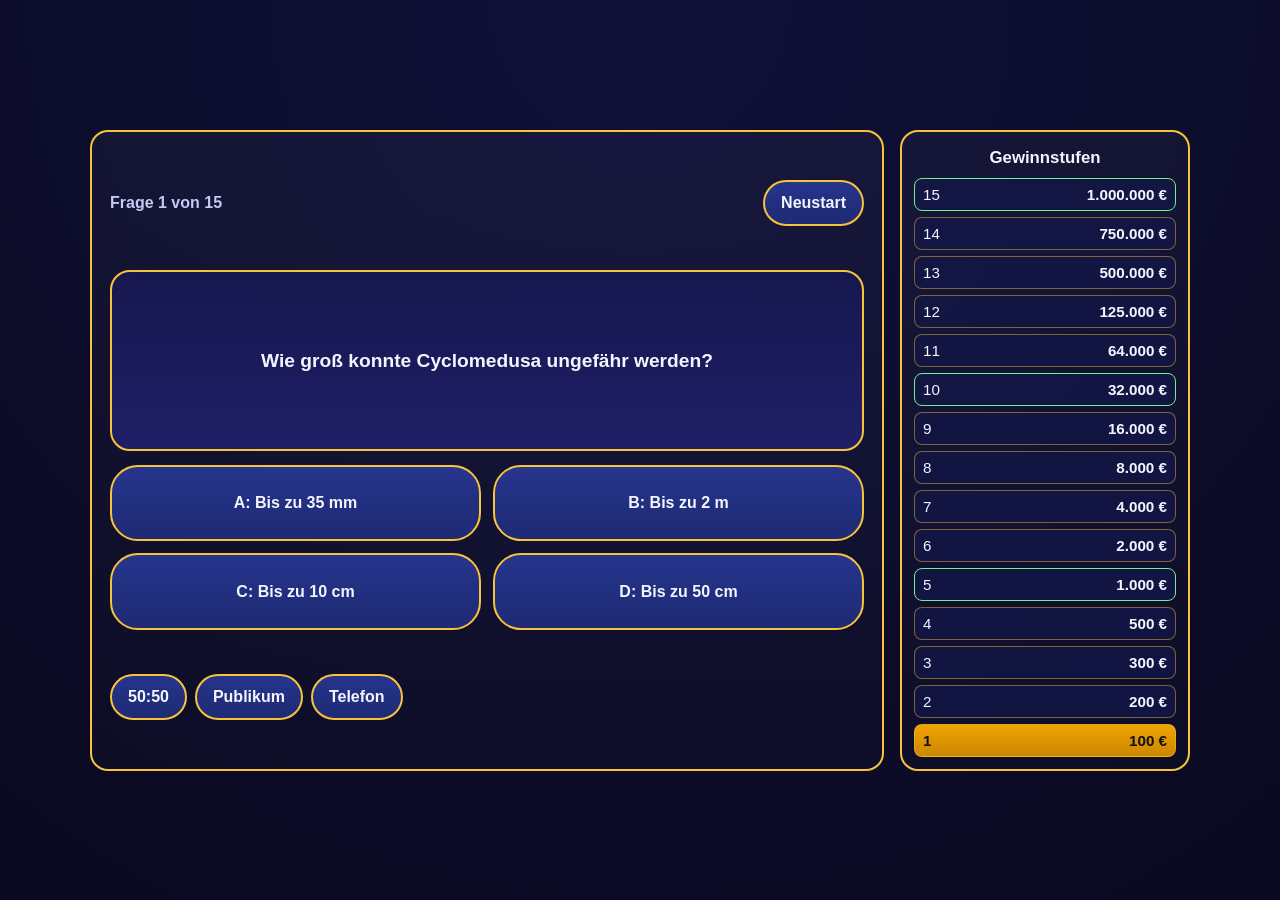
<file: index.html>
<!doctype html>
<html lang="de">
<head>
  <meta charset="UTF-8" />
  <meta name="viewport" content="width=device-width, initial-scale=1.0" />
  <title>Wer wird Millionär</title>
  <style>
    :root {
      --bg-1: #09091f;
      --bg-2: #11113b;
      --panel: #17174f;
      --panel-2: #1f1f67;
      --gold: #f8c33b;
      --text: #f4f6ff;
      --muted: #c6c9f6;
      --ok: #21b44d;
      --bad: #de3e3e;
      --pick: #d88f00;
    }

    * {
      box-sizing: border-box;
    }

    body {
      margin: 0;
      min-height: 100vh;
      background: radial-gradient(circle at top, var(--bg-2), var(--bg-1));
      color: var(--text);
      font-family: Arial, sans-serif;
      display: grid;
      place-items: center;
      padding: 20px;
    }

    .game {
      width: min(1100px, 100%);
      display: grid;
      grid-template-columns: 1fr 290px;
      gap: 16px;
    }

    .main {
      background: linear-gradient(180deg, rgba(255,255,255,0.03), rgba(255,255,255,0.01));
      border: 2px solid var(--gold);
      border-radius: 18px;
      padding: 18px;
      display: grid;
      gap: 14px;
    }

    .topbar {
      display: flex;
      justify-content: space-between;
      align-items: center;
      gap: 12px;
      flex-wrap: wrap;
    }

    .status {
      color: var(--muted);
      font-weight: 700;
    }

    .question {
      background: linear-gradient(180deg, var(--panel), var(--panel-2));
      border: 2px solid var(--gold);
      border-radius: 20px;
      min-height: 120px;
      padding: 20px;
      display: grid;
      place-items: center;
      text-align: center;
      font-size: 1.2rem;
      font-weight: 700;
      line-height: 1.35;
    }

    .answers {
      display: grid;
      grid-template-columns: repeat(2, minmax(220px, 1fr));
      gap: 12px;
    }

    .answer-btn,
    .helper-btn,
    .restart-btn {
      border: 2px solid var(--gold);
      color: var(--text);
      background: linear-gradient(180deg, #26358d, #1e2a73);
      border-radius: 28px;
      padding: 12px 16px;
      font-size: 1rem;
      font-weight: 700;
      cursor: pointer;
      transition: transform .08s ease, filter .15s ease;
    }

    .answer-btn:hover,
    .helper-btn:hover,
    .restart-btn:hover {
      filter: brightness(1.12);
    }

    .answer-btn:active,
    .helper-btn:active,
    .restart-btn:active {
      transform: translateY(1px);
    }

    .answer-btn.selected {
      background: linear-gradient(180deg, #f0a300, #cb8700);
      color: #151515;
    }

    .answer-btn.correct {
      background: linear-gradient(180deg, #3acb6c, #1f9d48);
    }

    .answer-btn.wrong {
      background: linear-gradient(180deg, #ef5959, #ca3636);
    }

    .answer-btn.hidden {
      visibility: hidden;
      pointer-events: none;
    }

    .controls {
      display: flex;
      justify-content: space-between;
      align-items: center;
      gap: 10px;
      flex-wrap: wrap;
    }

    .helpers {
      display: flex;
      gap: 8px;
      flex-wrap: wrap;
    }

    .helper-btn.used {
      opacity: .45;
      cursor: not-allowed;
      filter: grayscale(0.2);
    }

    .message {
      min-height: 24px;
      font-weight: 700;
      color: var(--muted);
    }

    .side {
      background: linear-gradient(180deg, rgba(255,255,255,0.03), rgba(255,255,255,0.01));
      border: 2px solid var(--gold);
      border-radius: 18px;
      padding: 12px;
    }

    .side h2 {
      margin: 4px 0 10px;
      font-size: 1.05rem;
      text-align: center;
    }

    .prize-list {
      list-style: none;
      margin: 0;
      padding: 0;
      display: grid;
      gap: 6px;
    }

    .prize-item {
      display: flex;
      justify-content: space-between;
      align-items: center;
      border: 1px solid rgba(248, 195, 59, 0.45);
      border-radius: 8px;
      padding: 7px 8px;
      font-size: .95rem;
      background: rgba(19, 23, 73, 0.75);
    }

    .prize-item.current {
      background: linear-gradient(180deg, #f0a300, #cb8700);
      color: #111;
      font-weight: 800;
    }

    .prize-item.safe {
      border-color: #6df28d;
    }

    @media (max-width: 930px) {
      .game {
        grid-template-columns: 1fr;
      }

      .answers {
        grid-template-columns: 1fr;
      }
    }
  </style>
</head>
<body>
  <div class="game">
    <section class="main">
      <div class="topbar">
        <div class="status" id="status">Lade Fragen...</div>
        <button id="restartBtn" class="restart-btn" type="button">Neustart</button>
      </div>

      <div class="question" id="questionText">Bitte warten...</div>

      <div class="answers" id="answers"></div>

      <div class="controls">
        <div class="helpers">
          <button id="helper5050" class="helper-btn" type="button">50:50</button>
          <button id="helperAudience" class="helper-btn" type="button">Publikum</button>
          <button id="helperPhone" class="helper-btn" type="button">Telefon</button>
        </div>
        <div class="message" id="message"></div>
      </div>
    </section>

    <aside class="side">
      <h2>Gewinnstufen</h2>
      <ol class="prize-list" id="prizeList"></ol>
    </aside>
  </div>

  <script>
    const PRIZES = [
      "100 €", "200 €", "300 €", "500 €", "1.000 €",
      "2.000 €", "4.000 €", "8.000 €", "16.000 €", "32.000 €",
      "64.000 €", "125.000 €", "500.000 €", "750.000 €", "1.000.000 €"
    ];

    const SAFE_LEVELS = new Set([5, 10, 15]);

    const state = {
      questions: [],
      current: 0,
      selectedQuestions: [],
      locked: false,
      gameOver: false,
      usedHelpers: {
        fifty: false,
        audience: false,
        phone: false,
      }
    };

    const statusEl = document.getElementById("status");
    const questionEl = document.getElementById("questionText");
    const answersEl = document.getElementById("answers");
    const messageEl = document.getElementById("message");
    const prizeListEl = document.getElementById("prizeList");
    const restartBtn = document.getElementById("restartBtn");

    const helper5050 = document.getElementById("helper5050");
    const helperAudience = document.getElementById("helperAudience");
    const helperPhone = document.getElementById("helperPhone");

    function playTone(type) {
      const AudioCtx = window.AudioContext || window.webkitAudioContext;
      if (!AudioCtx) return;

      const ctx = new AudioCtx();
      const now = ctx.currentTime;

      const osc = ctx.createOscillator();
      const gain = ctx.createGain();

      osc.connect(gain);
      gain.connect(ctx.destination);
      gain.gain.setValueAtTime(0.0001, now);

      if (type === "question") {
        osc.type = "triangle";
        osc.frequency.setValueAtTime(500, now);
        osc.frequency.linearRampToValueAtTime(620, now + 0.2);
        gain.gain.exponentialRampToValueAtTime(0.18, now + 0.03);
        gain.gain.exponentialRampToValueAtTime(0.0001, now + 0.3);
        osc.start(now);
        osc.stop(now + 0.3);
      } else if (type === "correct") {
        osc.type = "sine";
        osc.frequency.setValueAtTime(660, now);
        osc.frequency.linearRampToValueAtTime(990, now + 0.25);
        gain.gain.exponentialRampToValueAtTime(0.2, now + 0.04);
        gain.gain.exponentialRampToValueAtTime(0.0001, now + 0.45);
        osc.start(now);
        osc.stop(now + 0.45);
      } else if (type === "wrong") {
        osc.type = "sawtooth";
        osc.frequency.setValueAtTime(300, now);
        osc.frequency.linearRampToValueAtTime(120, now + 0.5);
        gain.gain.exponentialRampToValueAtTime(0.16, now + 0.03);
        gain.gain.exponentialRampToValueAtTime(0.0001, now + 0.55);
        osc.start(now);
        osc.stop(now + 0.55);
      }

      setTimeout(() => ctx.close(), 700);
    }

    function shuffle(array) {
      const copy = [...array];
      for (let i = copy.length - 1; i > 0; i--) {
        const j = Math.floor(Math.random() * (i + 1));
        [copy[i], copy[j]] = [copy[j], copy[i]];
      }
      return copy;
    }

    function drawPrizes() {
      prizeListEl.innerHTML = "";

      for (let i = PRIZES.length - 1; i >= 0; i--) {
        const level = i + 1;
        const li = document.createElement("li");
        li.className = "prize-item";
        if (level === state.current + 1) li.classList.add("current");
        if (SAFE_LEVELS.has(level)) li.classList.add("safe");
        li.innerHTML = `<span>${level}</span><strong>${PRIZES[i]}</strong>`;
        prizeListEl.appendChild(li);
      }
    }

    function updateHelperButtons() {
      helper5050.classList.toggle("used", state.usedHelpers.fifty);
      helperAudience.classList.toggle("used", state.usedHelpers.audience);
      helperPhone.classList.toggle("used", state.usedHelpers.phone);

      helper5050.disabled = state.usedHelpers.fifty || state.gameOver || state.locked;
      helperAudience.disabled = state.usedHelpers.audience || state.gameOver || state.locked;
      helperPhone.disabled = state.usedHelpers.phone || state.gameOver || state.locked;
    }

    function showQuestion() {
      if (state.current >= state.selectedQuestions.length) {
        state.gameOver = true;
        statusEl.textContent = "Geschafft! Du bist Quiz-Millionär!";
        questionEl.textContent = "Herzlichen Glückwunsch! Alle Fragen korrekt beantwortet.";
        answersEl.innerHTML = "";
        messageEl.textContent = "Endgewinn: 1.000.000 €";
        drawPrizes();
        updateHelperButtons();
        return;
      }

      const q = state.selectedQuestions[state.current];

      state.locked = false;
      messageEl.textContent = "";
      statusEl.textContent = `Frage ${state.current + 1} von ${state.selectedQuestions.length}`;
      questionEl.textContent = q.frage;
      answersEl.innerHTML = "";

      q.optionen.forEach((optionText, idx) => {
        const btn = document.createElement("button");
        btn.type = "button";
        btn.className = "answer-btn";
        btn.dataset.answer = optionText;
        btn.textContent = `${String.fromCharCode(65 + idx)}: ${optionText}`;
        btn.addEventListener("click", () => onAnswerClick(btn, optionText));
        answersEl.appendChild(btn);
      });

      drawPrizes();
      updateHelperButtons();
      playTone("question");
    }

    function disableAllAnswers() {
      const buttons = answersEl.querySelectorAll(".answer-btn");
      buttons.forEach((b) => (b.disabled = true));
    }

    function onAnswerClick(button, answer) {
      if (state.locked || state.gameOver) return;
      state.locked = true;

      const q = state.selectedQuestions[state.current];
      const buttons = [...answersEl.querySelectorAll(".answer-btn")];
      buttons.forEach((b) => b.classList.remove("selected"));
      button.classList.add("selected");

      setTimeout(() => {
        const isCorrect = answer === q.richtigeAntwort;

        buttons.forEach((b) => {
          if (b.dataset.answer === q.richtigeAntwort) {
            b.classList.add("correct");
          }
          if (b === button && !isCorrect) {
            b.classList.add("wrong");
          }
        });

        if (isCorrect) {
          playTone("correct");
          const won = PRIZES[state.current];
          messageEl.textContent = `Richtig! Aktueller Gewinn: ${won}`;
          state.current += 1;
          setTimeout(showQuestion, 1300);
        } else {
          playTone("wrong");
          state.gameOver = true;
          const safeMoney =
            state.current >= 10 ? "32.000 €" :
            state.current >= 5 ? "1.000 €" :
            "0 €";
          statusEl.textContent = "Spiel vorbei";
          messageEl.textContent = `Falsch. Richtige Antwort: ${q.richtigeAntwort}. Sicherer Gewinn: ${safeMoney}`;
          disableAllAnswers();
          updateHelperButtons();
        }
      }, 550);
    }

    function use5050() {
      if (state.usedHelpers.fifty || state.locked || state.gameOver) return;

      const q = state.selectedQuestions[state.current];
      const buttons = [...answersEl.querySelectorAll(".answer-btn")]
        .filter((btn) => !btn.classList.contains("hidden"));

      const wrongButtons = buttons.filter((btn) => btn.dataset.answer !== q.richtigeAntwort);
      const remove = shuffle(wrongButtons).slice(0, 2);
      remove.forEach((btn) => btn.classList.add("hidden"));

      state.usedHelpers.fifty = true;
      messageEl.textContent = "50:50 eingesetzt.";
      updateHelperButtons();
    }

    function useAudience() {
      if (state.usedHelpers.audience || state.locked || state.gameOver) return;

      const q = state.selectedQuestions[state.current];
      const options = [...answersEl.querySelectorAll(".answer-btn")]
        .filter((btn) => !btn.classList.contains("hidden"));

      const letters = "ABCD";
      let remaining = 100;
      const result = [];

      options.forEach((btn, i) => {
        const isCorrect = btn.dataset.answer === q.richtigeAntwort;
        const max = isCorrect ? 70 : 45;
        const min = isCorrect ? 35 : 5;
        const value = i === options.length - 1
          ? remaining
          : Math.max(min, Math.min(max, Math.floor(Math.random() * (max - min + 1))));
        remaining -= value;
        result.push({
          label: letters[i],
          value,
          text: btn.dataset.answer
        });
      });

      if (remaining !== 0 && result.length > 0) {
        result[0].value += remaining;
      }

      const pollText = result
        .map((r) => `${r.label}: ${Math.max(0, r.value)}%`)
        .join(" | ");

      state.usedHelpers.audience = true;
      messageEl.textContent = `Publikum sagt: ${pollText}`;
      updateHelperButtons();
    }

    function usePhone() {
      if (state.usedHelpers.phone || state.locked || state.gameOver) return;

      const q = state.selectedQuestions[state.current];
      const options = [...answersEl.querySelectorAll(".answer-btn")]
        .filter((btn) => !btn.classList.contains("hidden"));

      const shouldBeRight = Math.random() < 0.75;
      let tip;

      if (shouldBeRight) {
        tip = q.richtigeAntwort;
      } else {
        const wrong = options
          .map((b) => b.dataset.answer)
          .filter((a) => a !== q.richtigeAntwort);
        tip = wrong[Math.floor(Math.random() * wrong.length)] || q.richtigeAntwort;
      }

      state.usedHelpers.phone = true;
      messageEl.textContent = `Telefonjoker: "Ich glaube, es ist: ${tip}"`;
      updateHelperButtons();
    }

    function sanitizeAndParseQuiz(text) {
      const cleaned = text.replace(/,\s*"shwierigkeit"\s*(?=[}\]])/g, "");
      return JSON.parse(cleaned);
    }

    async function loadQuiz() {
      const resp = await fetch("quiz.json");
      if (!resp.ok) throw new Error("Quiz-Datei konnte nicht geladen werden.");

      const text = await resp.text();
      const data = sanitizeAndParseQuiz(text);

      const list = Array.isArray(data) ? data[0]?.test : data?.test;
      if (!Array.isArray(list) || !list.length) {
        throw new Error("Keine gültigen Fragen gefunden.");
      }

      state.questions = list.filter(
        (q) => q.frage && Array.isArray(q.optionen) && q.optionen.length === 4 && q.richtigeAntwort
      );

      if (!state.questions.length) {
        throw new Error("Die Fragen enthalten kein gültiges Format.");
      }
    }

    function restartGame() {
      state.current = 0;
      state.gameOver = false;
      state.locked = false;
      state.usedHelpers = { fifty: false, audience: false, phone: false };
      state.selectedQuestions = shuffle(state.questions).slice(0, 15);
      showQuestion();
    }

    async function init() {
      try {
        await loadQuiz();
        restartGame();
      } catch (err) {
        statusEl.textContent = "Fehler beim Laden";
        questionEl.textContent = "Die Quizdaten konnten nicht geladen werden.";
        messageEl.textContent = err.message;
      }
    }

    helper5050.addEventListener("click", use5050);
    helperAudience.addEventListener("click", useAudience);
    helperPhone.addEventListener("click", usePhone);
    restartBtn.addEventListener("click", restartGame);

    init();
  </script>
</body>
</html>
</file>
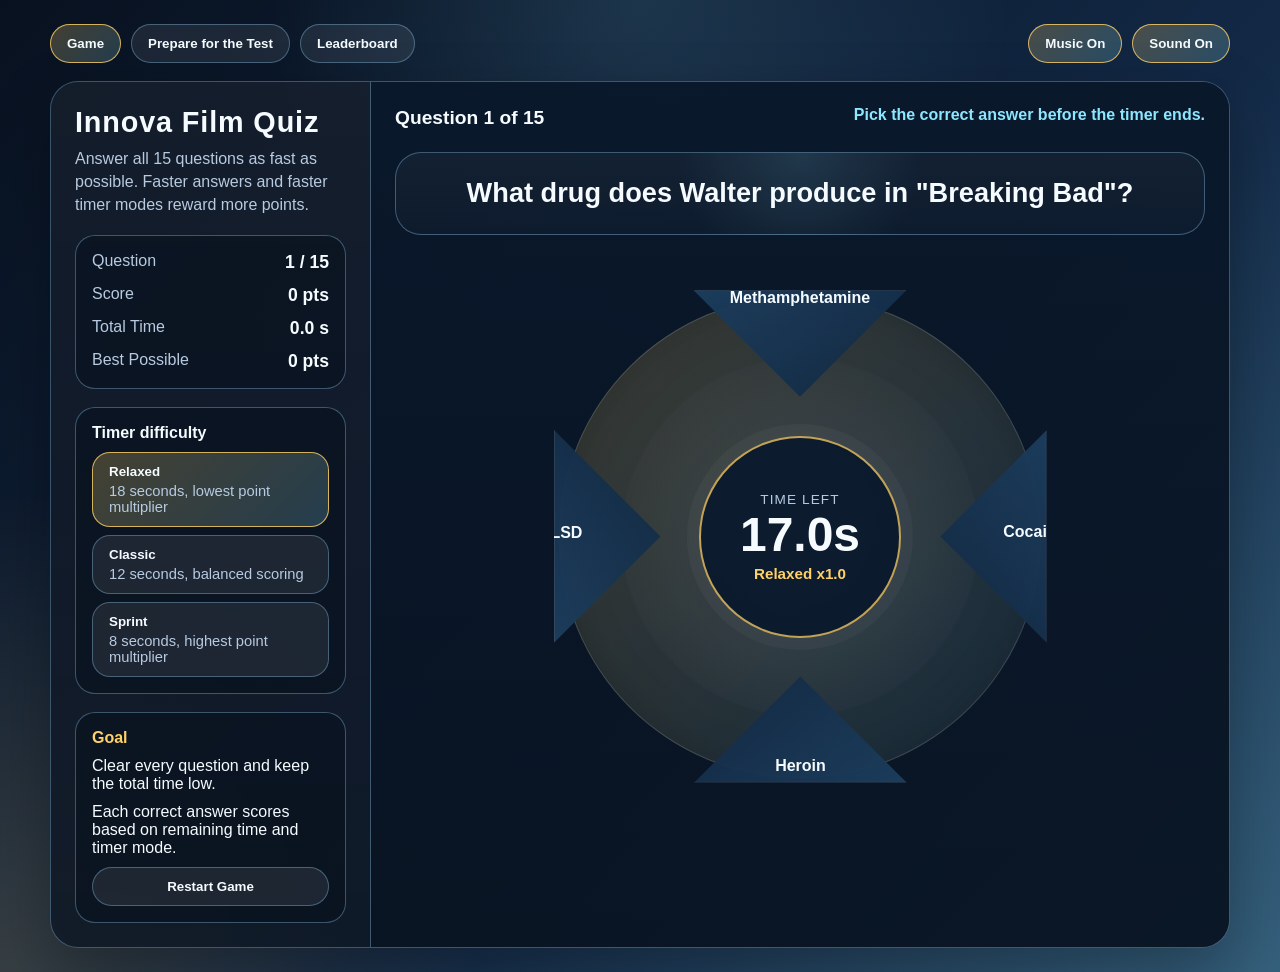
<file: innovA.html>
<!doctype html>
<html lang="en">
<head>
  <meta charset="UTF-8" />
  <meta name="viewport" content="width=device-width, initial-scale=1.0" />
  <title>Innova Film Quiz</title>
  <style>
    :root {
      --bg-1: #08111f;
      --bg-2: #122845;
      --bg-3: #35607c;
      --panel: rgba(8, 17, 31, 0.84);
      --panel-strong: rgba(10, 25, 45, 0.94);
      --line: rgba(157, 214, 255, 0.34);
      --accent: #ffd166;
      --accent-2: #8ce7ff;
      --text: #f5fbff;
      --muted: #b7cae0;
      --ok: #42d392;
      --bad: #ff6b6b;
      --shadow: 0 24px 60px rgba(0, 0, 0, 0.28);
    }

    * {
      box-sizing: border-box;
    }

    body {
      margin: 0;
      min-height: 100vh;
      font-family: "Trebuchet MS", "Segoe UI", sans-serif;
      color: var(--text);
      background:
        radial-gradient(circle at top, rgba(140, 231, 255, 0.12), transparent 32%),
        radial-gradient(circle at bottom left, rgba(255, 209, 102, 0.16), transparent 30%),
        linear-gradient(135deg, var(--bg-1), var(--bg-2) 58%, var(--bg-3));
      padding: 24px;
    }

    .shell {
      width: min(1180px, 100%);
      margin: 0 auto;
      display: grid;
      gap: 18px;
    }

    .tabs {
      display: flex;
      gap: 10px;
      flex-wrap: wrap;
      align-items: center;
    }

    .sound-controls {
      margin-left: auto;
      display: flex;
      gap: 10px;
      flex-wrap: wrap;
    }

    .tab-btn,
    .mode-btn,
    .restart-btn,
    .sound-btn {
      border: 1px solid var(--line);
      background: rgba(255, 255, 255, 0.08);
      color: var(--text);
      border-radius: 999px;
      padding: 11px 16px;
      cursor: pointer;
      font-weight: 700;
      transition: background 0.18s ease, transform 0.12s ease, border-color 0.18s ease;
    }

    .tab-btn:hover,
    .mode-btn:hover,
    .restart-btn:hover,
    .sound-btn:hover {
      background: rgba(255, 255, 255, 0.14);
      border-color: rgba(255, 209, 102, 0.55);
    }

    .tab-btn:active,
    .mode-btn:active,
    .restart-btn:active,
    .sound-btn:active {
      transform: translateY(1px);
    }

    .tab-btn.active,
    .mode-btn.active,
    .sound-btn.active {
      background: linear-gradient(135deg, rgba(255, 209, 102, 0.24), rgba(140, 231, 255, 0.2));
      border-color: rgba(255, 209, 102, 0.8);
    }

    .sound-btn.off {
      opacity: 0.7;
    }

    .panel {
      display: none;
      background: var(--panel);
      border: 1px solid var(--line);
      border-radius: 28px;
      box-shadow: var(--shadow);
      overflow: hidden;
    }

    .panel.active {
      display: block;
    }

    .game-layout {
      display: grid;
      grid-template-columns: 320px 1fr;
      min-height: 760px;
    }

    .sidebar,
    .leaderboard-wrap,
    .practice-wrap {
      padding: 24px;
      background: linear-gradient(180deg, rgba(255, 255, 255, 0.05), rgba(255, 255, 255, 0.02));
    }

    .sidebar {
      border-right: 1px solid var(--line);
      display: grid;
      gap: 18px;
      align-content: start;
    }

    .brand h1,
    .leaderboard-wrap h2,
    .practice-wrap h2 {
      margin: 0;
      font-size: 1.8rem;
      letter-spacing: 0.03em;
    }

    .brand p,
    .leaderboard-wrap p,
    .practice-wrap p {
      margin: 8px 0 0;
      color: var(--muted);
      line-height: 1.45;
    }

    .stats,
    .mode-picker,
    .summary-card {
      border: 1px solid var(--line);
      background: rgba(6, 16, 28, 0.52);
      border-radius: 20px;
      padding: 16px;
    }

    .stat-grid {
      display: grid;
      gap: 12px;
    }

    .stat {
      display: flex;
      justify-content: space-between;
      gap: 12px;
      color: var(--muted);
    }

    .stat strong {
      color: var(--text);
      font-size: 1.1rem;
    }

    .mode-picker {
      display: grid;
      gap: 10px;
    }

    .mode-buttons {
      display: grid;
      gap: 8px;
    }

    .mode-btn {
      text-align: left;
      border-radius: 18px;
    }

    .mode-btn span {
      display: block;
      color: var(--muted);
      font-size: 0.92rem;
      margin-top: 4px;
      font-weight: 400;
    }

    .stage {
      padding: 24px;
      display: grid;
      gap: 22px;
      align-content: start;
      background: linear-gradient(180deg, rgba(10, 25, 45, 0.82), rgba(9, 20, 34, 0.62));
    }

    .headline {
      display: flex;
      justify-content: space-between;
      align-items: center;
      gap: 12px;
      flex-wrap: wrap;
    }

    .headline h2 {
      margin: 0;
      font-size: 1.2rem;
    }

    .message {
      min-height: 24px;
      color: var(--accent-2);
      font-weight: 700;
    }

    .question-card {
      border-radius: 26px;
      padding: 22px;
      background:
        radial-gradient(circle at top, rgba(140, 231, 255, 0.12), transparent 30%),
        linear-gradient(180deg, rgba(255, 255, 255, 0.04), rgba(255, 255, 255, 0.02));
      border: 1px solid var(--line);
    }

    .question-card p {
      margin: 0;
      font-size: clamp(1.2rem, 2.3vw, 1.7rem);
      line-height: 1.35;
      text-align: center;
      font-weight: 700;
    }

    .arena {
      width: min(560px, 100%);
      aspect-ratio: 1;
      margin: 0 auto;
      position: relative;
      display: grid;
      place-items: center;
    }

    .arena::before {
      content: "";
      position: absolute;
      inset: 7%;
      border-radius: 50%;
      background:
        radial-gradient(circle, rgba(255, 255, 255, 0.1), rgba(255, 255, 255, 0.02) 52%, transparent 53%),
        linear-gradient(135deg, rgba(255, 209, 102, 0.2), rgba(140, 231, 255, 0.1));
      border: 1px solid rgba(255, 255, 255, 0.12);
      box-shadow: inset 0 0 40px rgba(0, 0, 0, 0.2);
    }

    .timer-core {
      width: 36%;
      aspect-ratio: 1;
      border-radius: 50%;
      position: relative;
      z-index: 1;
      display: grid;
      place-items: center;
      text-align: center;
      padding: 16px;
      background: var(--panel-strong);
      border: 2px solid rgba(255, 209, 102, 0.75);
      box-shadow: 0 0 0 12px rgba(255, 255, 255, 0.03);
    }

    .timer-core .label {
      font-size: 0.85rem;
      color: var(--muted);
      letter-spacing: 0.08em;
      text-transform: uppercase;
    }

    .timer-core .time {
      font-size: clamp(2rem, 5vw, 3rem);
      font-weight: 800;
      line-height: 1;
      margin-top: 4px;
    }

    .timer-core .pace {
      margin-top: 6px;
      color: var(--accent);
      font-size: 0.95rem;
      font-weight: 700;
    }

    .answer-btn {
      position: absolute;
      width: 38%;
      aspect-ratio: 1;
      border: 1px solid rgba(255, 255, 255, 0.14);
      background: linear-gradient(145deg, rgba(28, 61, 93, 0.96), rgba(12, 30, 53, 0.94));
      color: var(--text);
      cursor: pointer;
      padding: 1px;
      display: flex;
      
      align-items: flex-start;
      justify-content: center;
      text-align: center;
      line-height: 1.3;
      font-size: 1rem;
      font-weight: 700;
      transition: transform 0.18s ease, background 0.18s ease, border-color 0.18s ease;
      clip-path: polygon(50% 50%, 0 0, 100% 0);
      transform-origin: center;
    }

    .answer-btn:hover:not(:disabled) {
      transform: scale(1.02);
      border-color: rgba(255, 209, 102, 0.7);
    }

    .answer-btn:disabled {
      cursor: default;
    }

    .answer-btn span {
      max-width: 74%;
      transform: translateY(-18%);
    }

    .answer-btn.pos-0 {
      top: 6%;
      left: 31%;
    }

    .answer-btn.pos-1 {
      top: 31%;
      right: 6%;
      transform: rotate(90deg);
    }

    .answer-btn.pos-1 span {
      transform: rotate(-90deg) translateY(-18%);
    }

    .answer-btn.pos-2 {
      bottom: 6%;
      left: 31%;
      transform: rotate(180deg);
    }

    .answer-btn.pos-2 span {
      transform: rotate(-180deg) translateY(-18%);
    }

    .answer-btn.pos-3 {
      top: 31%;
      left: 6%;
      transform: rotate(270deg);
    }

    .answer-btn.pos-3 span {
      transform: rotate(-270deg) translateY(-18%);
    }

    .answer-btn.correct {
      background: linear-gradient(145deg, rgba(66, 211, 146, 0.94), rgba(26, 126, 88, 0.96));
    }

    .answer-btn.wrong {
      background: linear-gradient(145deg, rgba(255, 107, 107, 0.95), rgba(165, 42, 42, 0.96));
    }

    .summary-card {
      display: grid;
      gap: 10px;
    }

    .summary-card strong {
      color: var(--accent);
    }

    .leaderboard-table {
      width: 100%;
      border-collapse: collapse;
      margin-top: 18px;
    }

    .practice-layout {
      display: grid;
      grid-template-columns: 320px 1fr;
      min-height: 760px;
    }

    .practice-wrap {
      display: grid;
      grid-template-columns: 320px 1fr;
      min-height: 760px;
    }

    .practice-side {
      padding: 24px;
      border-right: 1px solid var(--line);
      background: linear-gradient(180deg, rgba(255, 255, 255, 0.05), rgba(255, 255, 255, 0.02));
      display: grid;
      gap: 18px;
      align-content: start;
    }

    .practice-stage {
      padding: 24px;
      display: grid;
      gap: 20px;
      align-content: start;
      background: linear-gradient(180deg, rgba(10, 25, 45, 0.82), rgba(9, 20, 34, 0.62));
    }

    .practice-actions {
      display: flex;
      gap: 10px;
      flex-wrap: wrap;
    }

    .practice-option {
      width: 100%;
      border: 1px solid var(--line);
      border-radius: 18px;
      padding: 16px;
      background: linear-gradient(145deg, rgba(28, 61, 93, 0.96), rgba(12, 30, 53, 0.94));
      color: var(--text);
      text-align: left;
      font-size: 1rem;
      font-weight: 700;
      cursor: pointer;
      transition: transform 0.16s ease, border-color 0.16s ease, background 0.16s ease;
    }

    .practice-option:hover:not(:disabled) {
      transform: translateY(-1px);
      border-color: rgba(255, 209, 102, 0.7);
    }

    .practice-option.correct {
      background: linear-gradient(145deg, rgba(66, 211, 146, 0.94), rgba(26, 126, 88, 0.96));
    }

    .practice-option.wrong {
      background: linear-gradient(145deg, rgba(255, 107, 107, 0.95), rgba(165, 42, 42, 0.96));
    }

    .leaderboard-table th,
    .leaderboard-table td {
      text-align: left;
      padding: 12px 10px;
      border-bottom: 1px solid rgba(255, 255, 255, 0.08);
      vertical-align: top;
    }

    .leaderboard-table th {
      color: var(--muted);
      font-size: 0.9rem;
      text-transform: uppercase;
      letter-spacing: 0.06em;
    }

    .empty-state {
      margin-top: 18px;
      padding: 18px;
      border-radius: 18px;
      border: 1px dashed var(--line);
      color: var(--muted);
      background: rgba(255, 255, 255, 0.03);
    }

    @media (max-width: 980px) {
      .game-layout {
        grid-template-columns: 1fr;
      }

      .sidebar {
        border-right: 0;
        border-bottom: 1px solid var(--line);
      }
    }

    @media (max-width: 680px) {
      body {
        padding: 14px;
      }

      .sidebar,
      .stage,
      .leaderboard-wrap,
      .practice-wrap,
      .practice-side,
      .practice-stage {
        padding: 18px;
      }

      .practice-layout,
      .practice-wrap {
        grid-template-columns: 1fr;
      }

      .practice-side {
        border-right: 0;
        border-bottom: 1px solid var(--line);
      }

      .arena {
        width: 100%;
      }

      .answer-btn {
        font-size: 0.88rem;
        padding: 10px;
      }

      .answer-btn span {
        max-width: 78%;
      }
    }
  </style>
</head>
<body>
  <div class="shell">
    <div class="tabs">
      <button id="gameTabBtn" class="tab-btn active" type="button">Game</button>
      <button id="practiceTabBtn" class="tab-btn" type="button">Prepare for the Test</button>
      <button id="leaderboardTabBtn" class="tab-btn" type="button">Leaderboard</button>
      <div class="sound-controls">
        <button id="musicToggleBtn" class="sound-btn active" type="button">Music On</button>
        <button id="sfxToggleBtn" class="sound-btn active" type="button">Sound On</button>
      </div>
    </div>

    <section id="gamePanel" class="panel active">
      <div class="game-layout">
        <aside class="sidebar">
          <div class="brand">
            <h1>Innova Film Quiz</h1>
            <p>Answer all 15 questions as fast as possible. Faster answers and faster timer modes reward more points.</p>
          </div>

          <div class="stats">
            <div class="stat-grid">
              <div class="stat"><span>Question</span><strong id="questionCounter">1 / 15</strong></div>
              <div class="stat"><span>Score</span><strong id="scoreValue">0 pts</strong></div>
              <div class="stat"><span>Total Time</span><strong id="totalTimeValue">0.0 s</strong></div>
              <div class="stat"><span>Best Possible</span><strong id="bestPossibleValue">0 pts</strong></div>
            </div>
          </div>

          <div class="mode-picker">
            <strong>Timer difficulty</strong>
            <div class="mode-buttons">
              <button class="mode-btn active" data-mode="relaxed" type="button">
                Relaxed
                <span>18 seconds, lowest point multiplier</span>
              </button>
              <button class="mode-btn" data-mode="classic" type="button">
                Classic
                <span>12 seconds, balanced scoring</span>
              </button>
              <button class="mode-btn" data-mode="sprint" type="button">
                Sprint
                <span>8 seconds, highest point multiplier</span>
              </button>
            </div>
          </div>

          <div class="summary-card">
            <div><strong>Goal</strong></div>
            <div>Clear every question and keep the total time low.</div>
            <div>Each correct answer scores based on remaining time and timer mode.</div>
            <button id="restartBtn" class="restart-btn" type="button">Restart Game</button>
          </div>
        </aside>

        <main class="stage">
          <div class="headline">
            <h2 id="status">Loading questions...</h2>
            <div class="message" id="message"></div>
          </div>

          <div class="question-card">
            <p id="questionText">Please wait...</p>
          </div>

          <div class="arena" id="answers"></div>
        </main>
      </div>
    </section>

    <section id="practicePanel" class="panel">
      <div class="practice-wrap">
        <aside class="practice-side">
          <div>
            <h2>Prepare for the Test</h2>
            <p>Train with the same question pool before starting a scored run. Practice does not affect the leaderboard.</p>
          </div>

          <div class="stats">
            <div class="stat-grid">
              <div class="stat"><span>Practice Question</span><strong id="practiceCounter">1 / 15</strong></div>
              <div class="stat"><span>Correct</span><strong id="practiceCorrect">0</strong></div>
              <div class="stat"><span>Wrong</span><strong id="practiceWrong">0</strong></div>
            </div>
          </div>

          <div class="summary-card">
            <div><strong>Practice Focus</strong></div>
            <div>Learn the answers, repeat the round, and enter the test when you are ready.</div>
            <div class="practice-actions">
              <button id="practiceRestartBtn" class="restart-btn" type="button">Restart Practice</button>
              <button id="practiceNextBtn" class="restart-btn" type="button">Next Question</button>
            </div>
          </div>
        </aside>

        <main class="practice-stage">
          <div class="headline">
            <h2 id="practiceStatus">Practice mode</h2>
            <div class="message" id="practiceMessage"></div>
          </div>

          <div class="question-card">
            <p id="practiceQuestionText">Practice question loading...</p>
          </div>

          <div id="practiceAnswers"></div>
        </main>
      </div>
    </section>

    <section id="leaderboardPanel" class="panel">
      <div class="leaderboard-wrap">
        <h2>Leaderboard</h2>
        <p>Saved runs show score, last answered question, timer difficulty, and local date and time.</p>
        <div id="leaderboardContent"></div>
      </div>
    </section>
  </div>

  <script>
    const TOTAL_QUESTIONS = 15;
    const STORAGE_KEY = "innova-film-quiz-leaderboard";
    const AUDIO_PREFS_KEY = "innova-film-quiz-audio";
    const TIMER_MODES = {
      relaxed: { label: "Relaxed", seconds: 18, multiplier: 1.0 },
      classic: { label: "Classic", seconds: 12, multiplier: 1.5 },
      sprint: { label: "Sprint", seconds: 8, multiplier: 2.1 }
    };

    const state = {
      questions: [],
      selectedQuestions: [],
      current: 0,
      score: 0,
      maxPossibleScore: 0,
      gameOver: false,
      locked: false,
      timerMode: "relaxed",
      timeLeftMs: 0,
      questionStartedAt: 0,
      totalElapsedMs: 0,
      currentTimeout: null,
      currentInterval: null,
      lastAnsweredQuestion: "None"
    };

    const practiceState = {
      questions: [],
      current: 0,
      correct: 0,
      wrong: 0,
      locked: false
    };

    const statusEl = document.getElementById("status");
    const messageEl = document.getElementById("message");
    const questionEl = document.getElementById("questionText");
    const answersEl = document.getElementById("answers");
    const scoreValueEl = document.getElementById("scoreValue");
    const totalTimeValueEl = document.getElementById("totalTimeValue");
    const questionCounterEl = document.getElementById("questionCounter");
    const bestPossibleValueEl = document.getElementById("bestPossibleValue");
    const leaderboardContentEl = document.getElementById("leaderboardContent");
    const gamePanelEl = document.getElementById("gamePanel");
    const practicePanelEl = document.getElementById("practicePanel");
    const leaderboardPanelEl = document.getElementById("leaderboardPanel");
    const gameTabBtn = document.getElementById("gameTabBtn");
    const practiceTabBtn = document.getElementById("practiceTabBtn");
    const leaderboardTabBtn = document.getElementById("leaderboardTabBtn");
    const restartBtn = document.getElementById("restartBtn");
    const modeButtons = [...document.querySelectorAll(".mode-btn")];
    const practiceCounterEl = document.getElementById("practiceCounter");
    const practiceCorrectEl = document.getElementById("practiceCorrect");
    const practiceWrongEl = document.getElementById("practiceWrong");
    const practiceStatusEl = document.getElementById("practiceStatus");
    const practiceMessageEl = document.getElementById("practiceMessage");
    const practiceQuestionTextEl = document.getElementById("practiceQuestionText");
    const practiceAnswersEl = document.getElementById("practiceAnswers");
    const practiceRestartBtn = document.getElementById("practiceRestartBtn");
    const practiceNextBtn = document.getElementById("practiceNextBtn");
    const musicToggleBtn = document.getElementById("musicToggleBtn");
    const sfxToggleBtn = document.getElementById("sfxToggleBtn");

    const audioState = {
      ctx: null,
      master: null,
      musicGain: null,
      sfxGain: null,
      musicEnabled: true,
      sfxEnabled: true,
      unlocked: false,
      musicTimer: null,
      musicStep: 0
    };

    function loadAudioPrefs() {
      try {
        const prefs = JSON.parse(localStorage.getItem(AUDIO_PREFS_KEY) || "{}");
        audioState.musicEnabled = prefs.musicEnabled !== false;
        audioState.sfxEnabled = prefs.sfxEnabled !== false;
      } catch {
        audioState.musicEnabled = true;
        audioState.sfxEnabled = true;
      }
    }

    function saveAudioPrefs() {
      localStorage.setItem(AUDIO_PREFS_KEY, JSON.stringify({
        musicEnabled: audioState.musicEnabled,
        sfxEnabled: audioState.sfxEnabled
      }));
    }

    function updateAudioButtons() {
      musicToggleBtn.textContent = audioState.musicEnabled ? "Music On" : "Music Off";
      sfxToggleBtn.textContent = audioState.sfxEnabled ? "Sound On" : "Sound Off";
      musicToggleBtn.classList.toggle("active", audioState.musicEnabled);
      sfxToggleBtn.classList.toggle("active", audioState.sfxEnabled);
      musicToggleBtn.classList.toggle("off", !audioState.musicEnabled);
      sfxToggleBtn.classList.toggle("off", !audioState.sfxEnabled);
    }

    async function ensureAudio() {
      const AudioCtx = window.AudioContext || window.webkitAudioContext;
      if (!AudioCtx) return null;

      if (!audioState.ctx) {
        audioState.ctx = new AudioCtx();
        audioState.master = audioState.ctx.createGain();
        audioState.musicGain = audioState.ctx.createGain();
        audioState.sfxGain = audioState.ctx.createGain();
        audioState.master.gain.value = 0.55;
        audioState.musicGain.gain.value = 0.12;
        audioState.sfxGain.gain.value = 0.2;
        audioState.musicGain.connect(audioState.master);
        audioState.sfxGain.connect(audioState.master);
        audioState.master.connect(audioState.ctx.destination);
      }

      if (audioState.ctx.state === "suspended") {
        await audioState.ctx.resume();
      }

      audioState.unlocked = true;
      updateMusicState();
      return audioState.ctx;
    }

    function stopMusicLoop() {
      if (audioState.musicTimer) {
        clearTimeout(audioState.musicTimer);
        audioState.musicTimer = null;
      }
    }

    function scheduleMusicLoop() {
      if (!audioState.ctx || !audioState.musicEnabled || !audioState.unlocked) return;

      const ctx = audioState.ctx;
      const chords = [
        [220, 329.63, 440],
        [246.94, 369.99, 493.88],
        [196, 293.66, 392],
        [174.61, 261.63, 349.23]
      ];
      const notes = chords[audioState.musicStep % chords.length];
      const start = ctx.currentTime + 0.03;
      const length = 1.35;

      notes.forEach((freq, index) => {
        const osc = ctx.createOscillator();
        const gain = ctx.createGain();
        osc.type = index === 0 ? "triangle" : "sine";
        osc.frequency.setValueAtTime(freq, start);
        gain.gain.setValueAtTime(0.0001, start);
        gain.gain.exponentialRampToValueAtTime(index === 0 ? 0.045 : 0.03, start + 0.12);
        gain.gain.exponentialRampToValueAtTime(0.0001, start + length);
        osc.connect(gain);
        gain.connect(audioState.musicGain);
        osc.start(start);
        osc.stop(start + length);
      });

      audioState.musicStep += 1;
      audioState.musicTimer = setTimeout(scheduleMusicLoop, 1200);
    }

    function updateMusicState() {
      if (!audioState.ctx) return;
      if (audioState.musicEnabled && audioState.unlocked) {
        if (!audioState.musicTimer) scheduleMusicLoop();
      } else {
        stopMusicLoop();
      }
    }

    function playTone(type) {
      if (!audioState.sfxEnabled || !audioState.ctx || !audioState.unlocked) return;

      const ctx = audioState.ctx;
      const now = ctx.currentTime + 0.01;
      const makeVoice = (wave, freq, endFreq, attack, release, gainLevel, offset = 0) => {
        const osc = ctx.createOscillator();
        const gain = ctx.createGain();
        osc.type = wave;
        osc.frequency.setValueAtTime(freq, now + offset);
        osc.frequency.linearRampToValueAtTime(endFreq, now + offset + release);
        gain.gain.setValueAtTime(0.0001, now + offset);
        gain.gain.exponentialRampToValueAtTime(gainLevel, now + offset + attack);
        gain.gain.exponentialRampToValueAtTime(0.0001, now + offset + release);
        osc.connect(gain);
        gain.connect(audioState.sfxGain);
        osc.start(now + offset);
        osc.stop(now + offset + release + 0.03);
      };

      if (type === "correct") {
        makeVoice("sine", 660, 880, 0.03, 0.22, 0.12);
        makeVoice("triangle", 880, 1174.66, 0.03, 0.28, 0.08, 0.08);
      } else if (type === "wrong") {
        makeVoice("sawtooth", 280, 140, 0.03, 0.45, 0.12);
        makeVoice("square", 180, 90, 0.02, 0.38, 0.05, 0.05);
      } else if (type === "timeout") {
        makeVoice("square", 320, 210, 0.02, 0.2, 0.09);
        makeVoice("square", 280, 170, 0.02, 0.22, 0.09, 0.18);
        makeVoice("square", 240, 120, 0.02, 0.25, 0.09, 0.36);
      } else if (type === "start") {
        makeVoice("triangle", 430, 540, 0.02, 0.16, 0.08);
      } else if (type === "tab") {
        makeVoice("sine", 520, 640, 0.02, 0.12, 0.05);
      } else if (type === "practice") {
        makeVoice("triangle", 480, 600, 0.02, 0.15, 0.06);
      } else {
        makeVoice("triangle", 430, 540, 0.02, 0.18, 0.07);
      }
    }

    function shuffle(array) {
      const copy = [...array];
      for (let i = copy.length - 1; i > 0; i -= 1) {
        const j = Math.floor(Math.random() * (i + 1));
        [copy[i], copy[j]] = [copy[j], copy[i]];
      }
      return copy;
    }

    function normalizeQuestion(raw, index) {
      const text = raw.question || raw.frage;
      const options = raw.options || raw.optionen;
      const correct = raw.rightAnswer || raw.richtigeAntwort;
      const difficulty = raw.difficulty || raw.schwierigkeit || "medium";

      if (!text || !Array.isArray(options) || options.length !== 4 || !correct) {
        return null;
      }

      return {
        id: index + 1,
        question: text,
        options,
        rightAnswer: correct,
        difficulty
      };
    }

    async function loadQuiz() {
      const response = await fetch("filmquiz.json");
      if (!response.ok) {
        throw new Error("Could not load filmquiz.json.");
      }

      const data = await response.json();
      const list = Array.isArray(data) ? data[0]?.test : data?.test;

      if (!Array.isArray(list)) {
        throw new Error("No valid question list found.");
      }

      state.questions = list
        .map((item, index) => normalizeQuestion(item, index))
        .filter(Boolean);

      if (state.questions.length < TOTAL_QUESTIONS) {
        throw new Error(`filmquiz.json needs at least ${TOTAL_QUESTIONS} valid questions.`);
      }
    }

    function updateStats() {
      questionCounterEl.textContent = `${Math.min(state.current + 1, TOTAL_QUESTIONS)} / ${TOTAL_QUESTIONS}`;
      scoreValueEl.textContent = `${state.score} pts`;
      totalTimeValueEl.textContent = `${(state.totalElapsedMs / 1000).toFixed(1)} s`;
      bestPossibleValueEl.textContent = `${state.maxPossibleScore} pts`;
    }

    function updatePracticeStats() {
      const currentLabel = Math.min(practiceState.current + 1, TOTAL_QUESTIONS);
      practiceCounterEl.textContent = `${currentLabel} / ${TOTAL_QUESTIONS}`;
      practiceCorrectEl.textContent = `${practiceState.correct}`;
      practiceWrongEl.textContent = `${practiceState.wrong}`;
    }

    function clearTimers() {
      if (state.currentInterval) clearInterval(state.currentInterval);
      if (state.currentTimeout) clearTimeout(state.currentTimeout);
      state.currentInterval = null;
      state.currentTimeout = null;
    }

    function renderTimerCore() {
      const time = (state.timeLeftMs / 1000).toFixed(1);
      const mode = TIMER_MODES[state.timerMode];

      return `
        <div class="timer-core">
          <div>
            <div class="label">Time Left</div>
            <div class="time">${time}s</div>
            <div class="pace">${mode.label} x${mode.multiplier.toFixed(1)}</div>
          </div>
        </div>
      `;
    }

    function renderAnswers() {
      const currentQuestion = state.selectedQuestions[state.current];
      answersEl.innerHTML = renderTimerCore();

      currentQuestion.options.forEach((option, index) => {
        const button = document.createElement("button");
        button.type = "button";
        button.className = `answer-btn pos-${index}`;
        button.dataset.answer = option;
        button.innerHTML = `<span>${option}</span>`;
        button.addEventListener("click", () => handleAnswer(button, option));
        answersEl.appendChild(button);
      });
    }

    function renderPracticeQuestion() {
      if (practiceState.current >= TOTAL_QUESTIONS) {
        practiceState.locked = true;
        practiceStatusEl.textContent = "Practice round completed";
        practiceQuestionTextEl.textContent = "You reached the end of the practice set.";
        practiceMessageEl.textContent = "Restart practice to train on a fresh shuffled round.";
        practiceAnswersEl.innerHTML = "";
        updatePracticeStats();
        return;
      }

      const question = practiceState.questions[practiceState.current];
      practiceState.locked = false;
      practiceStatusEl.textContent = `Practice question ${practiceState.current + 1}`;
      practiceQuestionTextEl.textContent = question.question;
      practiceMessageEl.textContent = "Choose an answer to see the correct one immediately.";
      practiceAnswersEl.innerHTML = "";
      playTone("practice");

      question.options.forEach((option) => {
        const button = document.createElement("button");
        button.type = "button";
        button.className = "practice-option";
        button.textContent = option;
        button.dataset.answer = option;
        button.addEventListener("click", () => handlePracticeAnswer(button, option));
        practiceAnswersEl.appendChild(button);
      });

      updatePracticeStats();
    }

    function calculateQuestionPoints(elapsedMs) {
      const mode = TIMER_MODES[state.timerMode];
      const maxMs = mode.seconds * 1000;
      const remainingRatio = Math.max(0, (maxMs - elapsedMs) / maxMs);
      const score = Math.round((450 + remainingRatio * 550) * mode.multiplier);
      const maxScore = Math.round((450 + 550) * mode.multiplier);
      return { score, maxScore };
    }

    function startTimer() {
      clearTimers();

      const mode = TIMER_MODES[state.timerMode];
      const durationMs = mode.seconds * 1000;
      state.timeLeftMs = durationMs;
      state.questionStartedAt = performance.now();

      const tick = () => {
        const elapsed = performance.now() - state.questionStartedAt;
        state.timeLeftMs = Math.max(0, durationMs - elapsed);
        const timerEl = answersEl.querySelector(".timer-core .time");
        if (timerEl) timerEl.textContent = `${(state.timeLeftMs / 1000).toFixed(1)}s`;

        if (state.timeLeftMs <= 0) {
          clearTimers();
          handleTimeout();
        }
      };

      state.currentInterval = setInterval(tick, 100);
      state.currentTimeout = setTimeout(handleTimeout, durationMs + 30);
    }

    function showQuestion() {
      if (state.current >= TOTAL_QUESTIONS) {
        finishGame(true);
        return;
      }

      const currentQuestion = state.selectedQuestions[state.current];
      state.locked = false;
      state.lastAnsweredQuestion = `Q${state.current + 1}: ${currentQuestion.question}`;
      statusEl.textContent = `Question ${state.current + 1} of ${TOTAL_QUESTIONS}`;
      questionEl.textContent = currentQuestion.question;
      messageEl.textContent = "Pick the correct answer before the timer ends.";
      updateStats();
      renderAnswers();
      startTimer();
      playTone("start");
    }

    function disableAnswers() {
      [...answersEl.querySelectorAll(".answer-btn")].forEach((button) => {
        button.disabled = true;
      });
    }

    function revealAnswers(selectedButton, isCorrect) {
      const currentQuestion = state.selectedQuestions[state.current];
      [...answersEl.querySelectorAll(".answer-btn")].forEach((button) => {
        if (button.dataset.answer === currentQuestion.rightAnswer) {
          button.classList.add("correct");
        }
        if (selectedButton && button === selectedButton && !isCorrect) {
          button.classList.add("wrong");
        }
      });
    }

    function handlePracticeAnswer(button, answer) {
      ensureAudio();
      if (practiceState.locked) return;
      practiceState.locked = true;

      const question = practiceState.questions[practiceState.current];
      const buttons = [...practiceAnswersEl.querySelectorAll(".practice-option")];
      buttons.forEach((item) => {
        item.disabled = true;
        if (item.dataset.answer === question.rightAnswer) {
          item.classList.add("correct");
        }
      });

      if (answer === question.rightAnswer) {
        practiceState.correct += 1;
        practiceMessageEl.textContent = "Correct. Move on when you are ready.";
        playTone("correct");
      } else {
        practiceState.wrong += 1;
        button.classList.add("wrong");
        practiceMessageEl.textContent = `Wrong. Correct answer: ${question.rightAnswer}`;
        playTone("wrong");
      }

      updatePracticeStats();
    }

    function handleAnswer(button, answer) {
      ensureAudio();
      if (state.locked || state.gameOver) return;
      state.locked = true;
      clearTimers();

      const currentQuestion = state.selectedQuestions[state.current];
      const elapsedMs = Math.min(
        TIMER_MODES[state.timerMode].seconds * 1000,
        performance.now() - state.questionStartedAt
      );
      state.totalElapsedMs += elapsedMs;
      disableAnswers();

      const isCorrect = answer === currentQuestion.rightAnswer;
      revealAnswers(button, isCorrect);

      if (!isCorrect) {
        playTone("wrong");
        messageEl.textContent = `Wrong answer. Correct answer: ${currentQuestion.rightAnswer}`;
        finishGame(false);
        return;
      }

      const { score, maxScore } = calculateQuestionPoints(elapsedMs);
      state.score += score;
      state.maxPossibleScore += maxScore;
      messageEl.textContent = `Correct. +${score} pts in ${(elapsedMs / 1000).toFixed(1)}s`;
      updateStats();
      playTone("correct");
      state.current += 1;

      setTimeout(showQuestion, 950);
    }

    function handleTimeout() {
      if (state.locked || state.gameOver) return;
      state.locked = true;

      const currentQuestion = state.selectedQuestions[state.current];
      state.totalElapsedMs += TIMER_MODES[state.timerMode].seconds * 1000;
      disableAnswers();
      revealAnswers(null, false);
      playTone("timeout");
      messageEl.textContent = `Time is up. Correct answer: ${currentQuestion.rightAnswer}`;
      finishGame(false);
    }

    function getLeaderboard() {
      try {
        const parsed = JSON.parse(localStorage.getItem(STORAGE_KEY) || "[]");
        return Array.isArray(parsed) ? parsed : [];
      } catch {
        return [];
      }
    }

    function saveLeaderboard(entry) {
      const list = getLeaderboard();
      list.push(entry);
      list.sort((a, b) => b.score - a.score || a.totalTimeMs - b.totalTimeMs);
      localStorage.setItem(STORAGE_KEY, JSON.stringify(list.slice(0, 20)));
    }

    function renderLeaderboard() {
      const list = getLeaderboard();
      if (!list.length) {
        leaderboardContentEl.innerHTML = `<div class="empty-state">No finished runs stored yet.</div>`;
        return;
      }

      const rows = list.map((entry, index) => `
        <tr>
          <td>${index + 1}</td>
          <td>${entry.score} pts</td>
          <td>${entry.lastQuestionAnswered}</td>
          <td>${entry.timerMode}</td>
          <td>${entry.answeredCount}/${TOTAL_QUESTIONS}</td>
          <td>${(entry.totalTimeMs / 1000).toFixed(1)} s</td>
          <td>${entry.playedAt}</td>
        </tr>
      `).join("");

      leaderboardContentEl.innerHTML = `
        <table class="leaderboard-table">
          <thead>
            <tr>
              <th>#</th>
              <th>Score</th>
              <th>Last Question</th>
              <th>Mode</th>
              <th>Progress</th>
              <th>Total Time</th>
              <th>Date / Time</th>
            </tr>
          </thead>
          <tbody>${rows}</tbody>
        </table>
      `;
    }

    function finishGame(completedAll) {
      clearTimers();
      state.gameOver = true;
      disableAnswers();
      updateStats();

      const answeredCount = completedAll ? TOTAL_QUESTIONS : state.current + (state.locked ? 1 : 0);
      const entry = {
        score: state.score,
        lastQuestionAnswered: state.lastAnsweredQuestion,
        timerMode: TIMER_MODES[state.timerMode].label,
        answeredCount,
        totalTimeMs: Math.round(state.totalElapsedMs),
        playedAt: new Date().toLocaleString()
      };

      saveLeaderboard(entry);
      renderLeaderboard();

      if (completedAll) {
        statusEl.textContent = "Run completed";
        questionEl.textContent = "You cleared all 15 questions.";
        messageEl.textContent = `Final score: ${state.score} pts in ${(state.totalElapsedMs / 1000).toFixed(1)}s`;
      } else {
        statusEl.textContent = "Run finished";
      }
    }

    function restartGame() {
      clearTimers();
      state.current = 0;
      state.score = 0;
      state.maxPossibleScore = 0;
      state.totalElapsedMs = 0;
      state.gameOver = false;
      state.locked = false;
      state.lastAnsweredQuestion = "None";
      state.selectedQuestions = shuffle(state.questions).slice(0, TOTAL_QUESTIONS);
      updateModeButtons();
      showQuestion();
    }

    function restartPractice() {
      practiceState.current = 0;
      practiceState.correct = 0;
      practiceState.wrong = 0;
      practiceState.locked = false;
      practiceState.questions = shuffle(state.questions).slice(0, TOTAL_QUESTIONS);
      renderPracticeQuestion();
    }

    function nextPracticeQuestion() {
      if (practiceState.current >= TOTAL_QUESTIONS) return;
      practiceState.current += 1;
      renderPracticeQuestion();
    }

    function updateModeButtons() {
      modeButtons.forEach((button) => {
        button.classList.toggle("active", button.dataset.mode === state.timerMode);
      });
    }

    function switchTab(tabName) {
      const showGame = tabName === "game";
      const showPractice = tabName === "practice";
      const showLeaderboard = tabName === "leaderboard";

      gamePanelEl.classList.toggle("active", showGame);
      practicePanelEl.classList.toggle("active", showPractice);
      leaderboardPanelEl.classList.toggle("active", showLeaderboard);
      gameTabBtn.classList.toggle("active", showGame);
      practiceTabBtn.classList.toggle("active", showPractice);
      leaderboardTabBtn.classList.toggle("active", showLeaderboard);

      if (showLeaderboard) renderLeaderboard();
      playTone("tab");
    }

    async function init() {
      try {
        await loadQuiz();
        renderLeaderboard();
        restartGame();
        restartPractice();
      } catch (error) {
        statusEl.textContent = "Load error";
        questionEl.textContent = "The quiz data could not be loaded.";
        messageEl.textContent = error.message;
      }
    }

    modeButtons.forEach((button) => {
      button.addEventListener("click", () => {
        ensureAudio();
        if (button.dataset.mode === state.timerMode) return;
        state.timerMode = button.dataset.mode;
        restartGame();
      });
    });

    restartBtn.addEventListener("click", () => {
      ensureAudio();
      restartGame();
    });
    practiceRestartBtn.addEventListener("click", () => {
      ensureAudio();
      restartPractice();
    });
    practiceNextBtn.addEventListener("click", () => {
      ensureAudio();
      nextPracticeQuestion();
    });
    gameTabBtn.addEventListener("click", () => {
      ensureAudio();
      switchTab("game");
    });
    practiceTabBtn.addEventListener("click", () => {
      ensureAudio();
      switchTab("practice");
    });
    leaderboardTabBtn.addEventListener("click", () => {
      ensureAudio();
      switchTab("leaderboard");
    });
    musicToggleBtn.addEventListener("click", async () => {
      await ensureAudio();
      audioState.musicEnabled = !audioState.musicEnabled;
      saveAudioPrefs();
      updateAudioButtons();
      updateMusicState();
      playTone("tab");
    });
    sfxToggleBtn.addEventListener("click", async () => {
      await ensureAudio();
      audioState.sfxEnabled = !audioState.sfxEnabled;
      saveAudioPrefs();
      updateAudioButtons();
      if (audioState.sfxEnabled) playTone("tab");
    });

    loadAudioPrefs();
    updateAudioButtons();

    init();
  </script>
</body>
</html>
</file>
